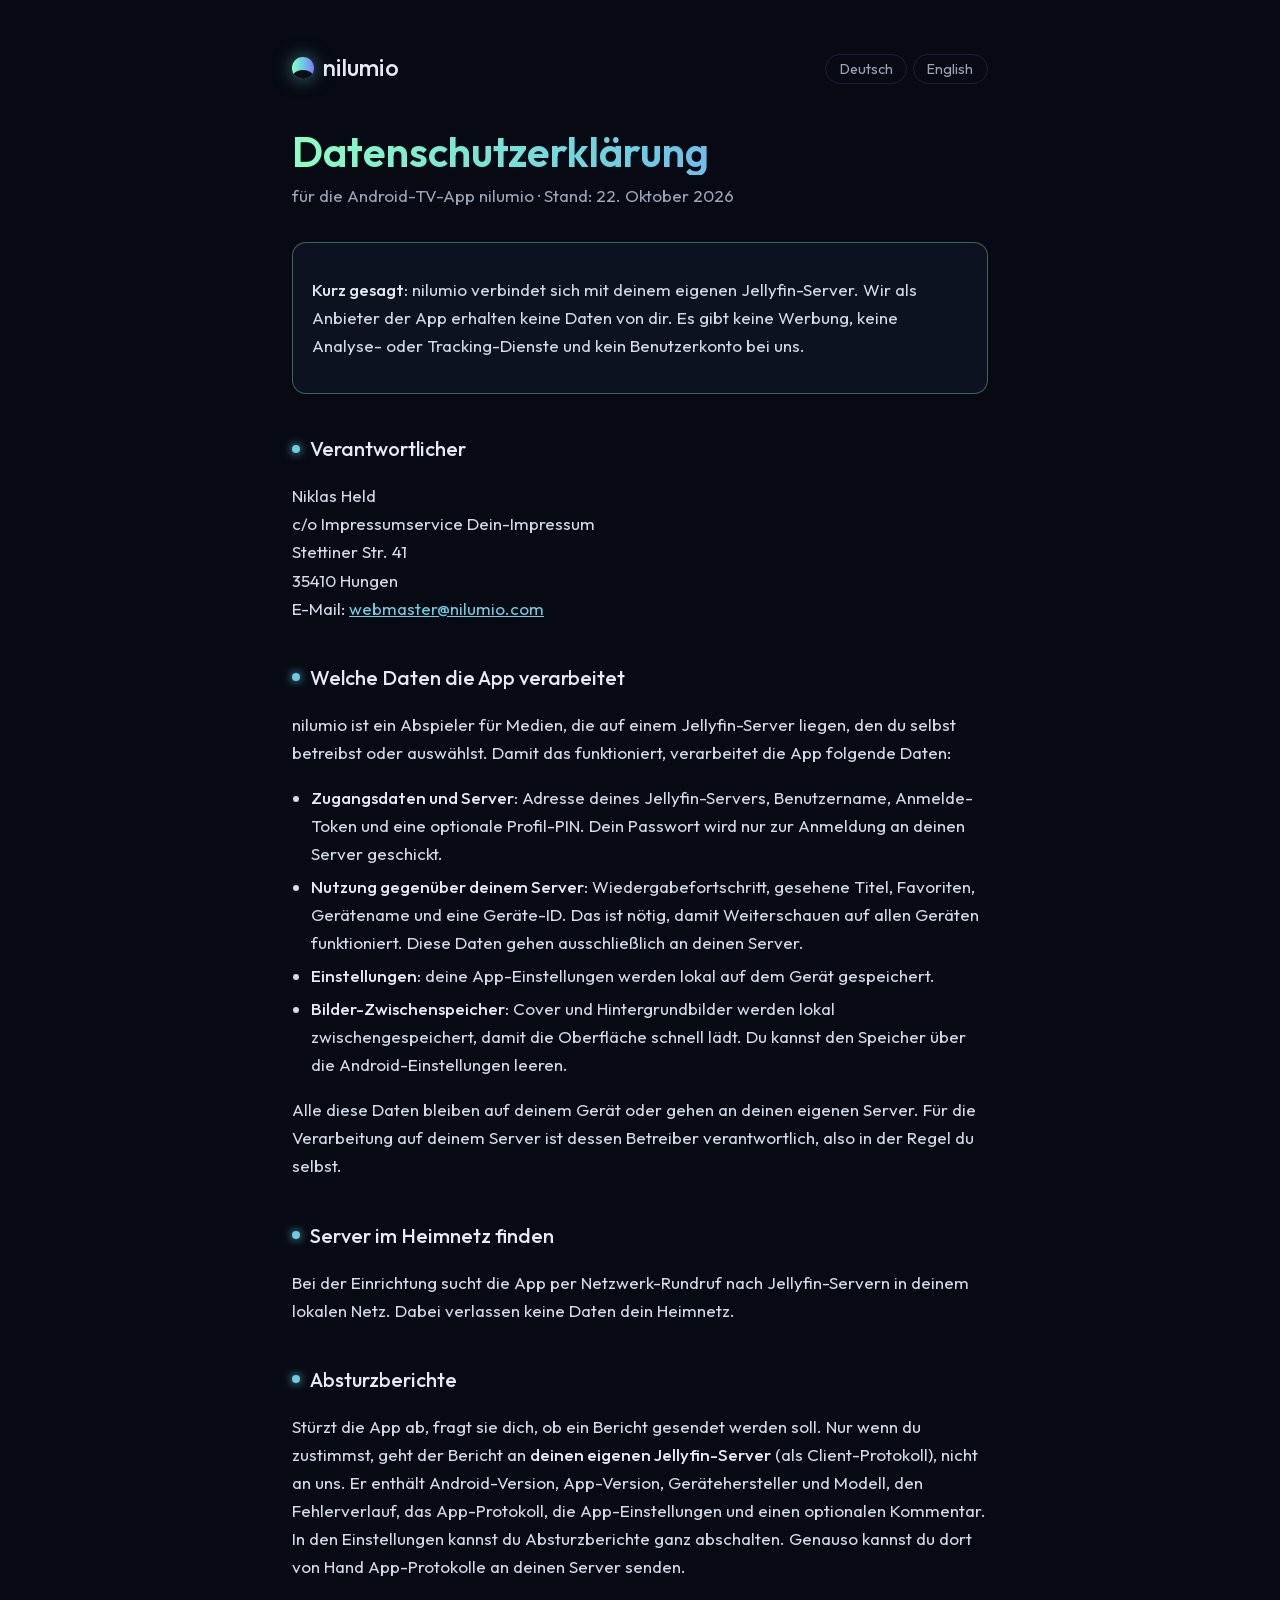
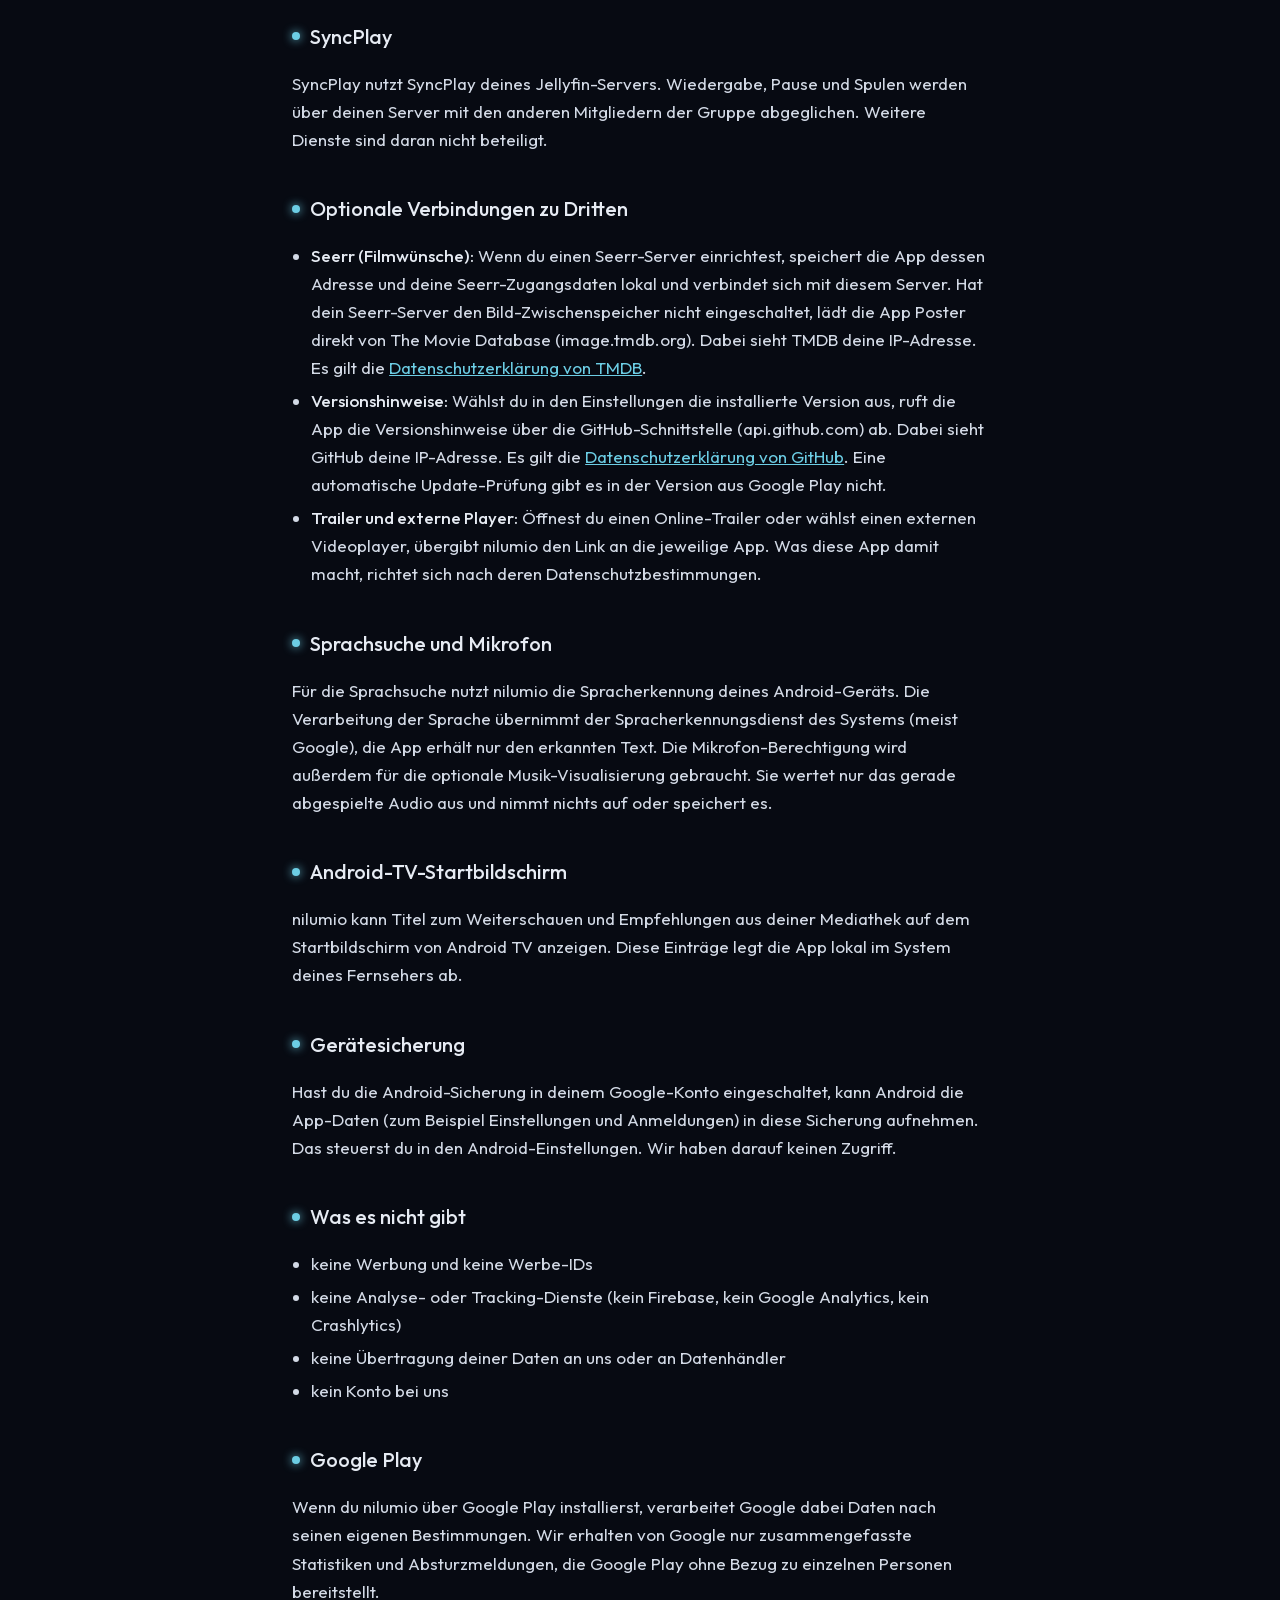
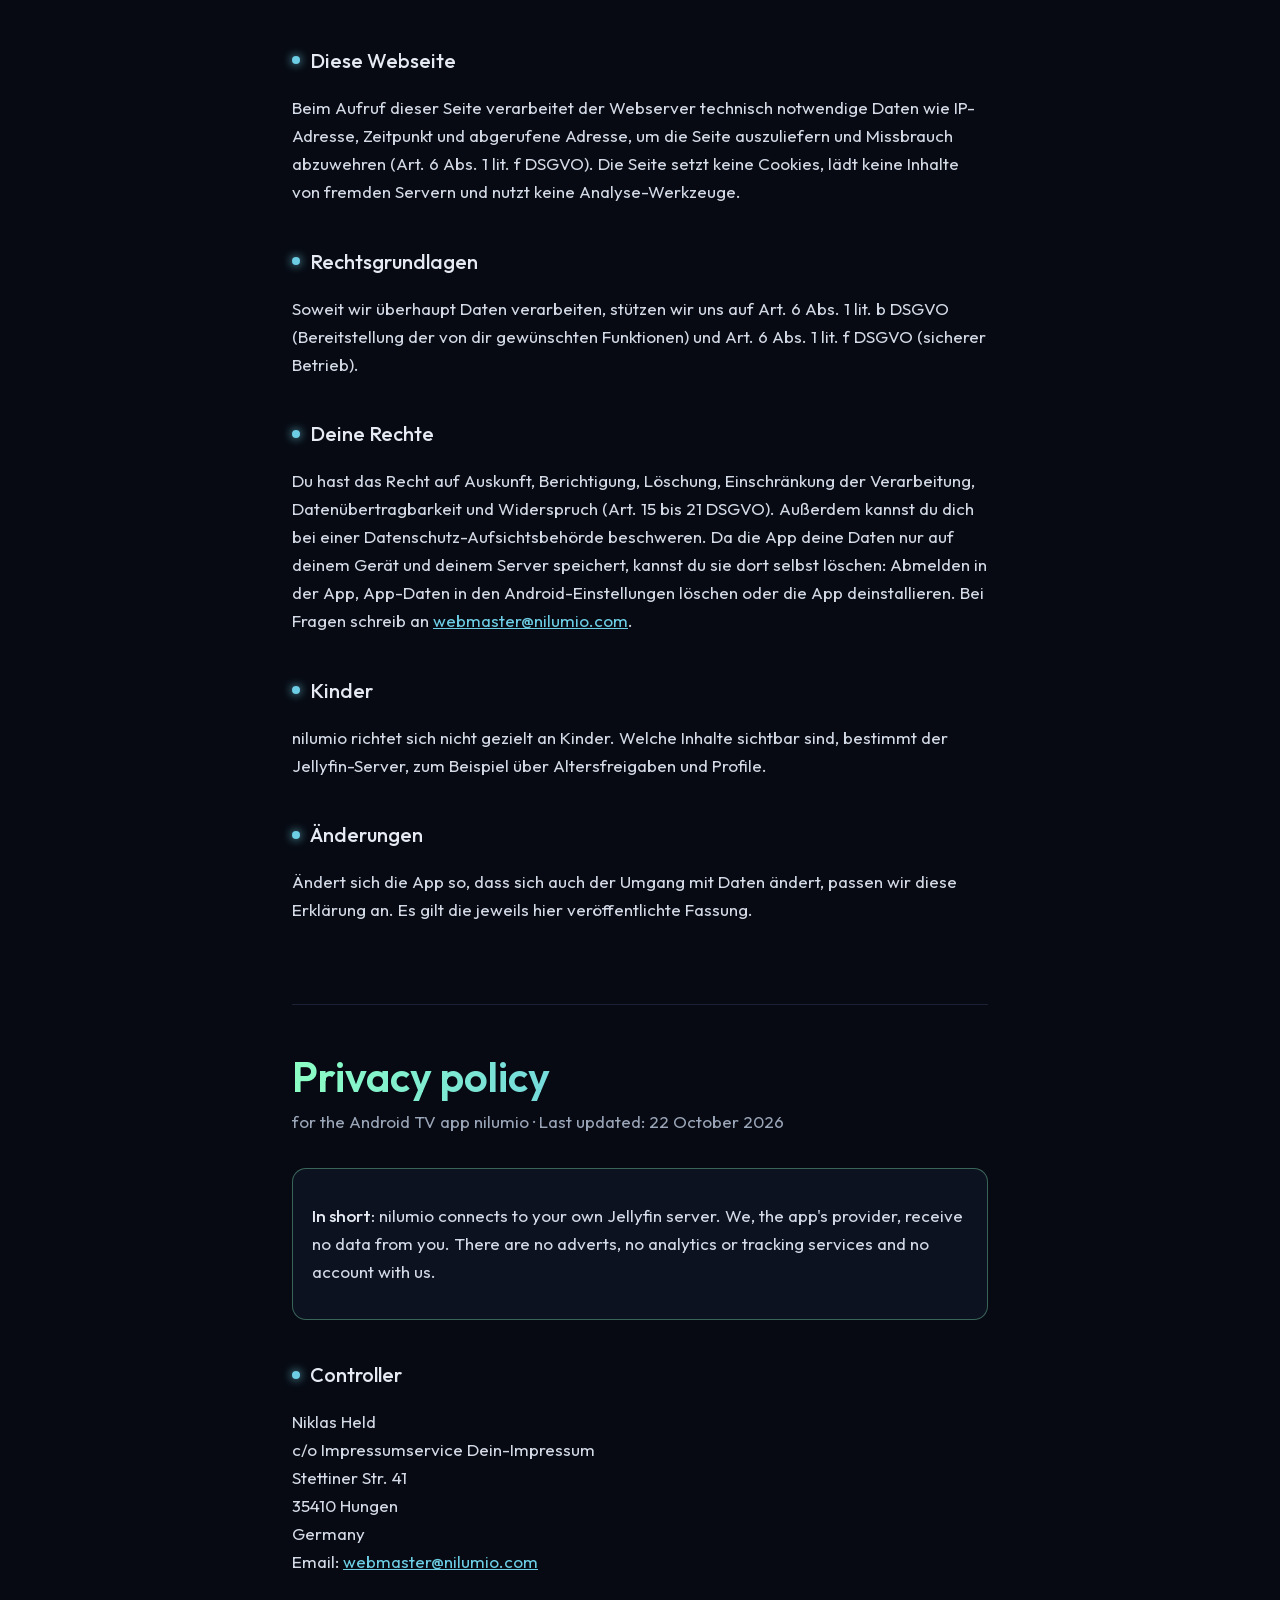
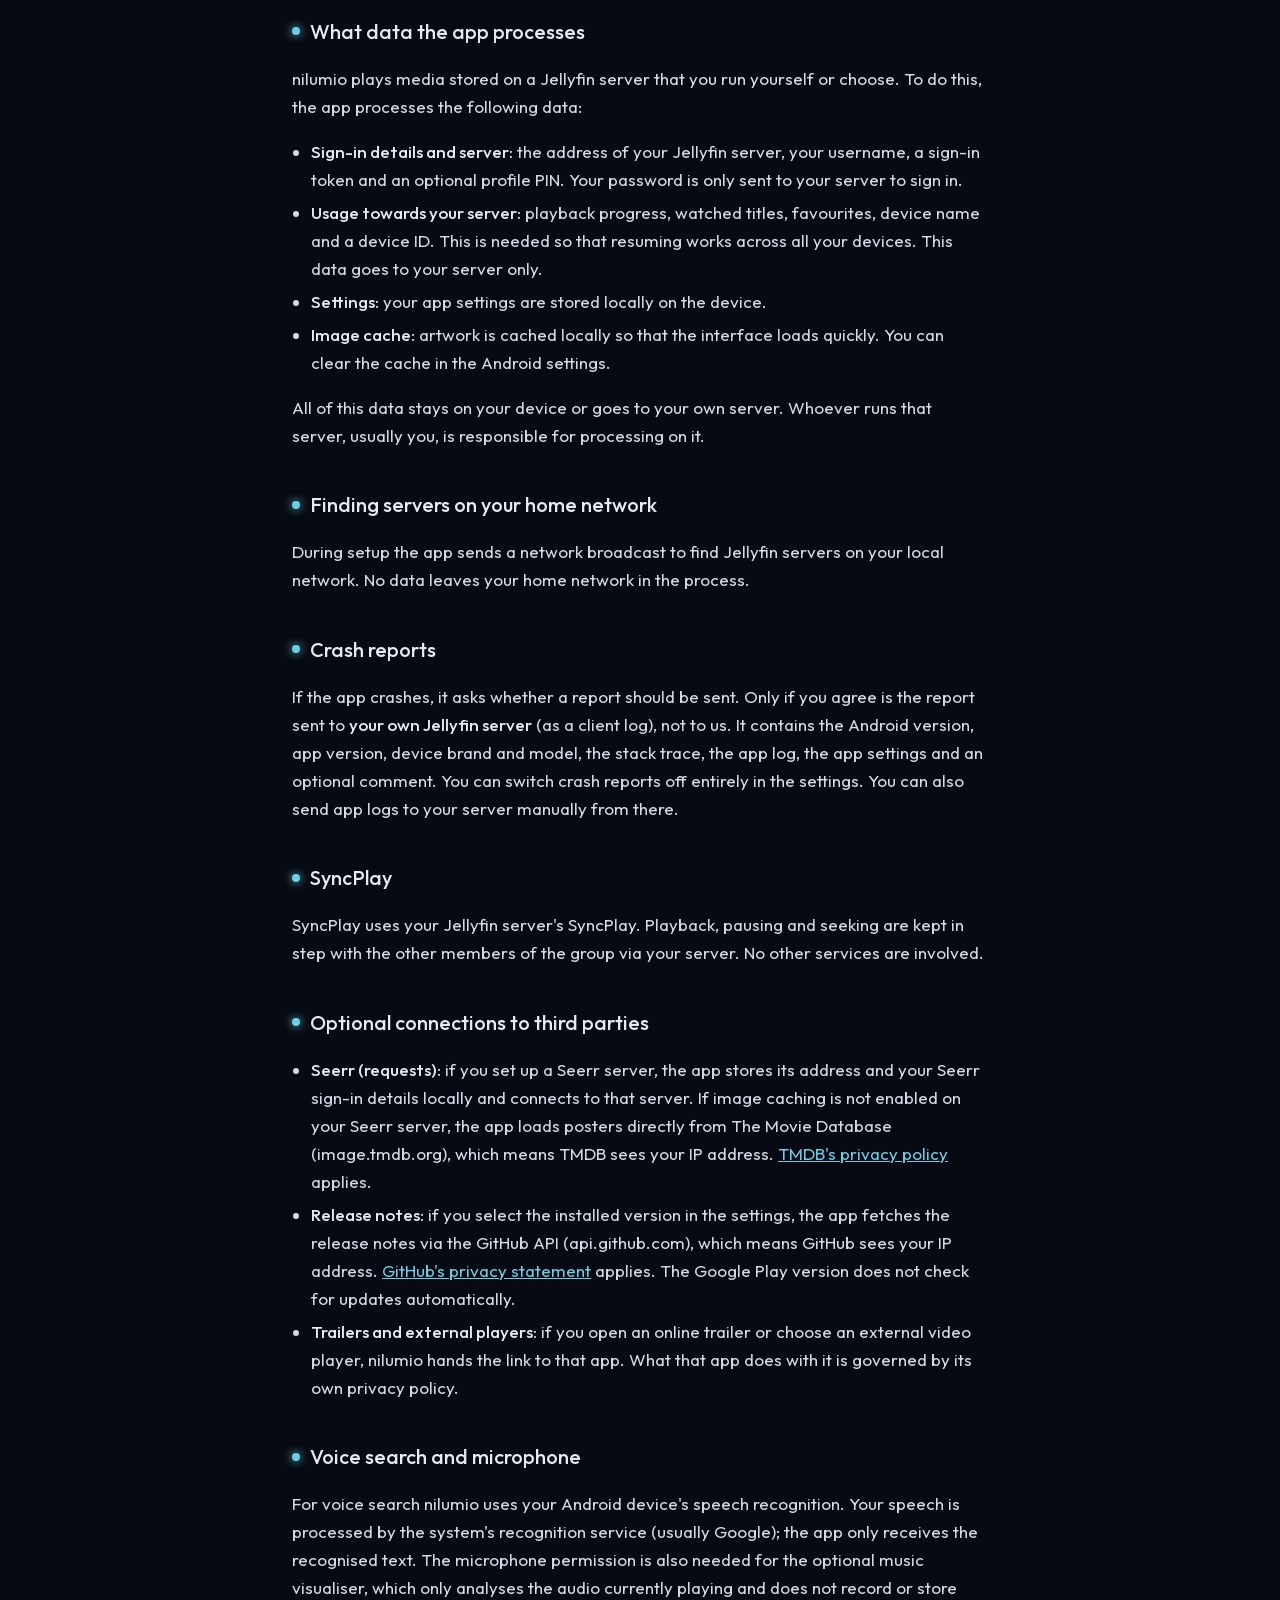
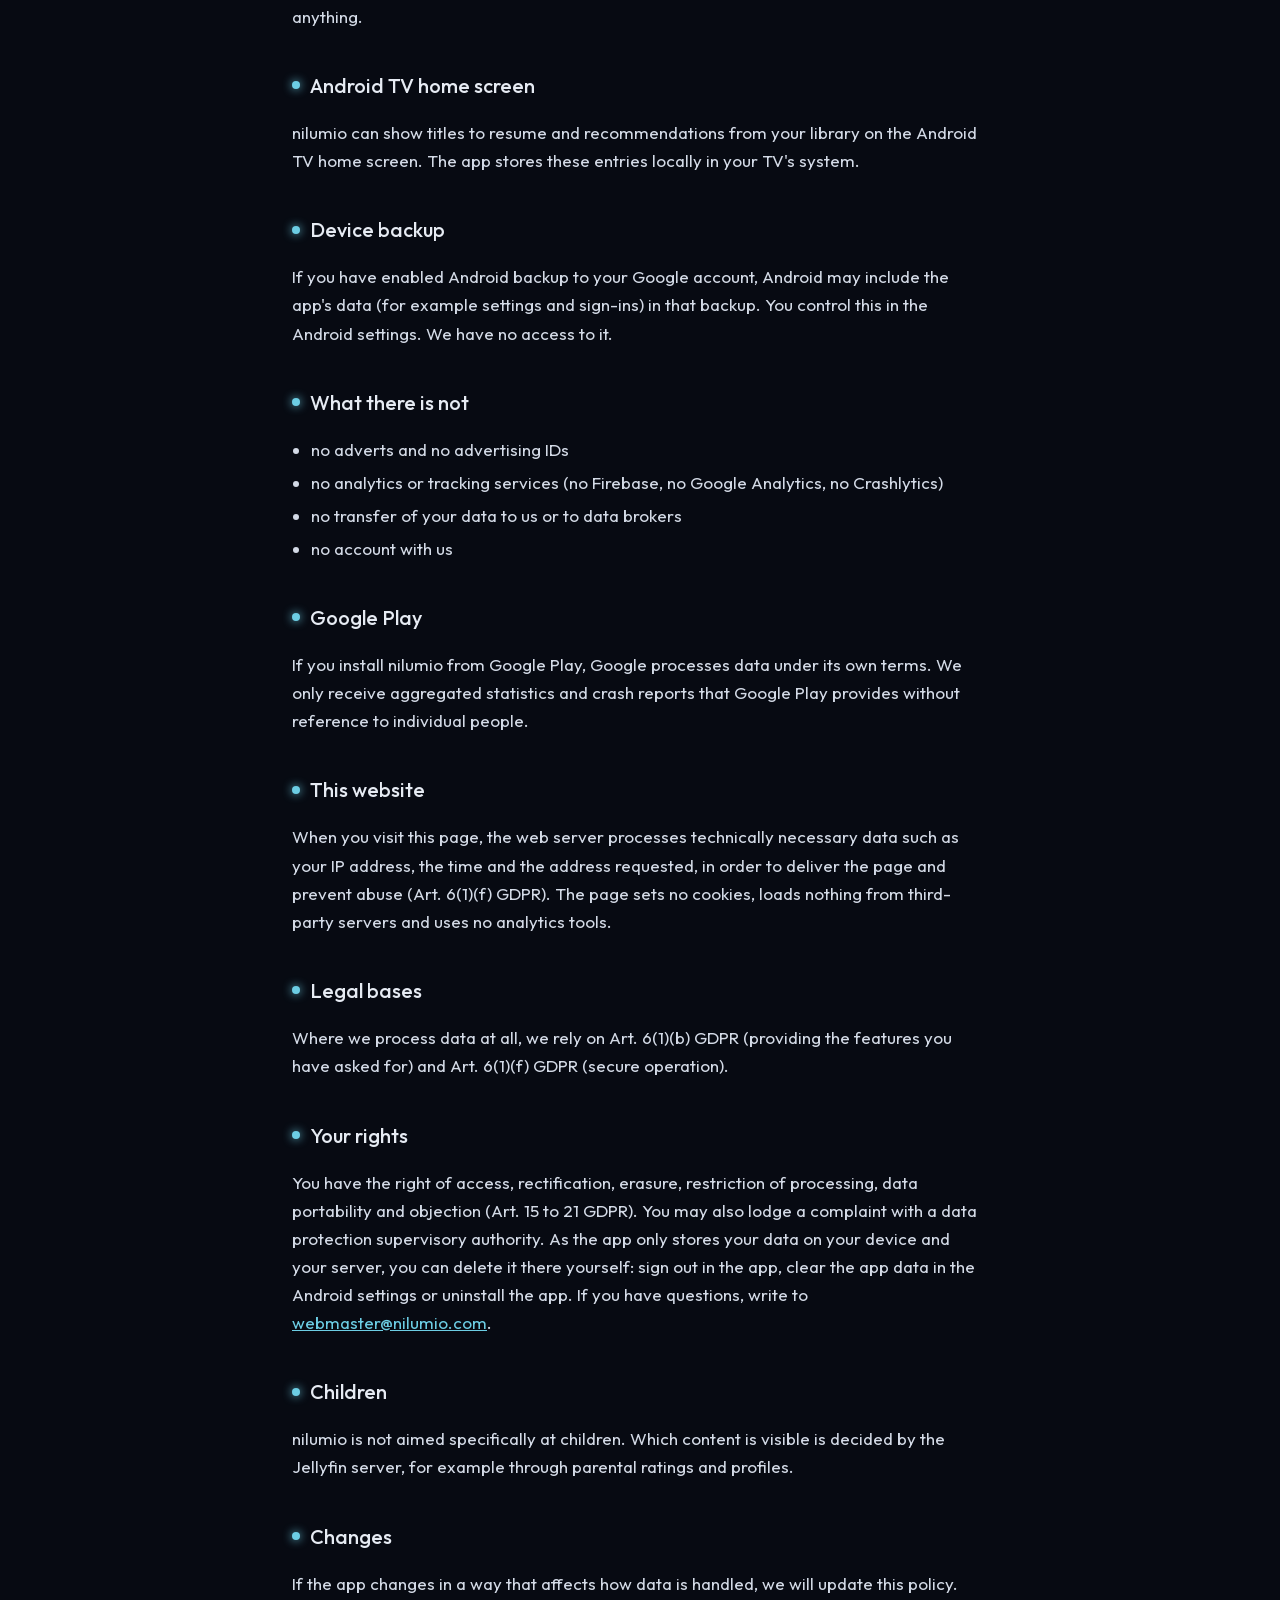
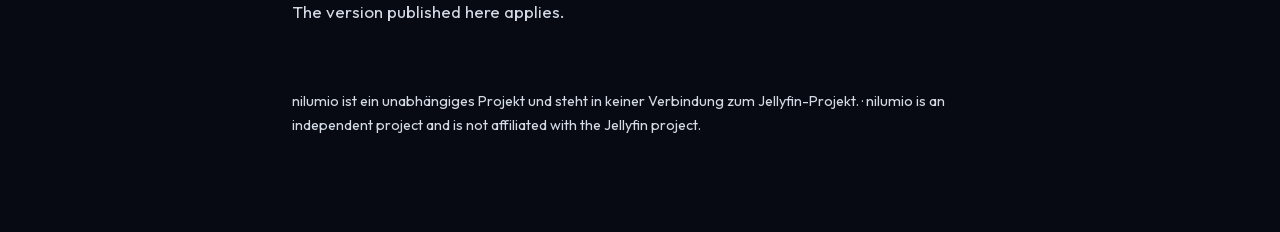
<file: store/website/datenschutz/index.html>
<!doctype html>
<html lang="de">
<head>
<meta charset="utf-8">
<meta name="viewport" content="width=device-width, initial-scale=1">
<title>Datenschutz · Privacy · nilumio</title>
<meta name="description" content="Datenschutzerklärung der Android-TV-App nilumio. Privacy policy of the Android TV app nilumio.">
<meta name="robots" content="index, follow">
<meta name="color-scheme" content="dark">
<style>
@font-face{font-family:'Outfit';font-style:normal;font-weight:300 700;font-display:swap;src:url([data-uri]) format('woff2')}
:root{--bg:#070A12;--panel:#0d1220;--line:#1b2236;--text:#e6ebf3;--muted:#9aa5b8;--mint:#8CFFC4;--cyan:#6CCDE4;--violet:#8079FF}
*{box-sizing:border-box}
html{background:var(--bg)}
body{margin:0;background:var(--bg);color:var(--text);font:400 17px/1.65 'Outfit',system-ui,-apple-system,'Segoe UI',Roboto,sans-serif;-webkit-font-smoothing:antialiased}
body::before{content:"";position:fixed;inset:-20vh -10vw auto;height:70vh;z-index:-1;pointer-events:none;
 background:radial-gradient(40% 60% at 25% 30%,rgba(140,255,196,.13),transparent 70%),radial-gradient(35% 55% at 60% 20%,rgba(108,205,228,.12),transparent 70%),radial-gradient(40% 60% at 85% 35%,rgba(128,121,255,.14),transparent 70%);filter:blur(30px)}
.wrap{max-width:46rem;margin:0 auto;padding:3rem 1.25rem 5rem}
header{display:flex;align-items:center;justify-content:space-between;gap:1rem;flex-wrap:wrap;margin-bottom:2.5rem}
.brand{display:flex;align-items:center;gap:.6rem;color:var(--text);text-decoration:none;font-weight:500;font-size:1.5rem;letter-spacing:.01em}
.dot{width:1.35rem;height:1.35rem;border-radius:50%;background:linear-gradient(90deg,var(--mint),var(--cyan),var(--violet));box-shadow:0 0 18px rgba(108,205,228,.55);position:relative;overflow:hidden}
.dot::after{content:"";position:absolute;left:-10%;right:-10%;top:58%;height:120%;border-radius:50%;background:#0b0f16}
nav.lang a{color:var(--muted);text-decoration:none;border:1px solid var(--line);border-radius:999px;padding:.3rem .85rem;font-size:.9rem;margin-left:.35rem}
nav.lang a:hover,nav.lang a:focus-visible{color:var(--text);border-color:var(--cyan);outline:none}
h1{font-weight:600;font-size:clamp(1.9rem,5vw,2.6rem);line-height:1.15;margin:0 0 .4rem;background:linear-gradient(90deg,var(--mint),var(--cyan) 50%,var(--violet));-webkit-background-clip:text;background-clip:text;color:transparent}
.stand{color:var(--muted);margin:0 0 2rem}
h2{font-weight:500;font-size:1.25rem;margin:2.4rem 0 .6rem;color:var(--text)}
h2::before{content:"";display:inline-block;width:.5rem;height:.5rem;border-radius:50%;background:var(--cyan);margin-right:.6rem;vertical-align:.18em;box-shadow:0 0 10px var(--cyan)}
p,li{color:#d3dae6}
ul{padding-left:1.2rem}
li{margin:.3rem 0}
a{color:var(--cyan)}
strong{color:var(--text);font-weight:500}
.box{background:var(--panel);border:1px solid var(--line);border-radius:14px;padding:1rem 1.2rem;margin:1rem 0}
.box.key{border-color:rgba(140,255,196,.35)}
.placeholder{background:rgba(255,196,0,.12);border:1px dashed #ffc400;color:#ffd75e;border-radius:6px;padding:.1rem .4rem}
section.lang + section.lang{margin-top:5rem;padding-top:3rem;border-top:1px solid var(--line)}
footer{margin-top:4rem;color:var(--muted);font-size:.9rem}
</style>
</head>
<body>
<div class="wrap">
<header>
  <a class="brand" href="#de" aria-label="nilumio"><span class="dot" aria-hidden="true"></span>nilumio</a>
  <nav class="lang" aria-label="Sprache / Language"><a href="#de" hreflang="de">Deutsch</a><a href="#en" hreflang="en">English</a></nav>
</header>

<main>
<section class="lang" id="de" lang="de">
<h1>Datenschutzerklärung</h1>
<p class="stand">für die Android-TV-App nilumio · Stand: 22. Oktober 2026</p>

<div class="box key">
<p><strong>Kurz gesagt:</strong> nilumio verbindet sich mit deinem eigenen Jellyfin-Server. Wir als Anbieter der App erhalten keine Daten von dir. Es gibt keine Werbung, keine Analyse- oder Tracking-Dienste und kein Benutzerkonto bei uns.</p>
</div>

<h2>Verantwortlicher</h2>
<p>Niklas Held<br>
c/o Impressumservice Dein-Impressum<br>
Stettiner Str. 41<br>
35410 Hungen<br>
E-Mail: <a href="mailto:webmaster@nilumio.com">webmaster@nilumio.com</a></p>

<h2>Welche Daten die App verarbeitet</h2>
<p>nilumio ist ein Abspieler für Medien, die auf einem Jellyfin-Server liegen, den du selbst betreibst oder auswählst. Damit das funktioniert, verarbeitet die App folgende Daten:</p>
<ul>
<li><strong>Zugangsdaten und Server:</strong> Adresse deines Jellyfin-Servers, Benutzername, Anmelde-Token und eine optionale Profil-PIN. Dein Passwort wird nur zur Anmeldung an deinen Server geschickt.</li>
<li><strong>Nutzung gegenüber deinem Server:</strong> Wiedergabefortschritt, gesehene Titel, Favoriten, Gerätename und eine Geräte-ID. Das ist nötig, damit Weiterschauen auf allen Geräten funktioniert. Diese Daten gehen ausschließlich an deinen Server.</li>
<li><strong>Einstellungen:</strong> deine App-Einstellungen werden lokal auf dem Gerät gespeichert.</li>
<li><strong>Bilder-Zwischenspeicher:</strong> Cover und Hintergrundbilder werden lokal zwischengespeichert, damit die Oberfläche schnell lädt. Du kannst den Speicher über die Android-Einstellungen leeren.</li>
</ul>
<p>Alle diese Daten bleiben auf deinem Gerät oder gehen an deinen eigenen Server. Für die Verarbeitung auf deinem Server ist dessen Betreiber verantwortlich, also in der Regel du selbst.</p>

<h2>Server im Heimnetz finden</h2>
<p>Bei der Einrichtung sucht die App per Netzwerk-Rundruf nach Jellyfin-Servern in deinem lokalen Netz. Dabei verlassen keine Daten dein Heimnetz.</p>

<h2>Absturzberichte</h2>
<p>Stürzt die App ab, fragt sie dich, ob ein Bericht gesendet werden soll. Nur wenn du zustimmst, geht der Bericht an <strong>deinen eigenen Jellyfin-Server</strong> (als Client-Protokoll), nicht an uns. Er enthält Android-Version, App-Version, Gerätehersteller und Modell, den Fehlerverlauf, das App-Protokoll, die App-Einstellungen und einen optionalen Kommentar. In den Einstellungen kannst du Absturzberichte ganz abschalten. Genauso kannst du dort von Hand App-Protokolle an deinen Server senden.</p>

<h2>SyncPlay</h2>
<p>SyncPlay nutzt SyncPlay deines Jellyfin-Servers. Wiedergabe, Pause und Spulen werden über deinen Server mit den anderen Mitgliedern der Gruppe abgeglichen. Weitere Dienste sind daran nicht beteiligt.</p>

<h2>Optionale Verbindungen zu Dritten</h2>
<ul>
<li><strong>Seerr (Filmwünsche):</strong> Wenn du einen Seerr-Server einrichtest, speichert die App dessen Adresse und deine Seerr-Zugangsdaten lokal und verbindet sich mit diesem Server. Hat dein Seerr-Server den Bild-Zwischenspeicher nicht eingeschaltet, lädt die App Poster direkt von The Movie Database (image.tmdb.org). Dabei sieht TMDB deine IP-Adresse. Es gilt die <a href="https://www.themoviedb.org/privacy-policy" rel="noopener">Datenschutzerklärung von TMDB</a>.</li>
<li><strong>Versionshinweise:</strong> Wählst du in den Einstellungen die installierte Version aus, ruft die App die Versionshinweise über die GitHub-Schnittstelle (api.github.com) ab. Dabei sieht GitHub deine IP-Adresse. Es gilt die <a href="https://docs.github.com/de/site-policy/privacy-policies/github-general-privacy-statement" rel="noopener">Datenschutzerklärung von GitHub</a>. Eine automatische Update-Prüfung gibt es in der Version aus Google Play nicht.</li>
<li><strong>Trailer und externe Player:</strong> Öffnest du einen Online-Trailer oder wählst einen externen Videoplayer, übergibt nilumio den Link an die jeweilige App. Was diese App damit macht, richtet sich nach deren Datenschutzbestimmungen.</li>
</ul>

<h2>Sprachsuche und Mikrofon</h2>
<p>Für die Sprachsuche nutzt nilumio die Spracherkennung deines Android-Geräts. Die Verarbeitung der Sprache übernimmt der Spracherkennungsdienst des Systems (meist Google), die App erhält nur den erkannten Text. Die Mikrofon-Berechtigung wird außerdem für die optionale Musik-Visualisierung gebraucht. Sie wertet nur das gerade abgespielte Audio aus und nimmt nichts auf oder speichert es.</p>

<h2>Android-TV-Startbildschirm</h2>
<p>nilumio kann Titel zum Weiterschauen und Empfehlungen aus deiner Mediathek auf dem Startbildschirm von Android TV anzeigen. Diese Einträge legt die App lokal im System deines Fernsehers ab.</p>

<h2>Gerätesicherung</h2>
<p>Hast du die Android-Sicherung in deinem Google-Konto eingeschaltet, kann Android die App-Daten (zum Beispiel Einstellungen und Anmeldungen) in diese Sicherung aufnehmen. Das steuerst du in den Android-Einstellungen. Wir haben darauf keinen Zugriff.</p>

<h2>Was es nicht gibt</h2>
<ul>
<li>keine Werbung und keine Werbe-IDs</li>
<li>keine Analyse- oder Tracking-Dienste (kein Firebase, kein Google Analytics, kein Crashlytics)</li>
<li>keine Übertragung deiner Daten an uns oder an Datenhändler</li>
<li>kein Konto bei uns</li>
</ul>

<h2>Google Play</h2>
<p>Wenn du nilumio über Google Play installierst, verarbeitet Google dabei Daten nach seinen eigenen Bestimmungen. Wir erhalten von Google nur zusammengefasste Statistiken und Absturzmeldungen, die Google Play ohne Bezug zu einzelnen Personen bereitstellt.</p>

<h2>Diese Webseite</h2>
<p>Beim Aufruf dieser Seite verarbeitet der Webserver technisch notwendige Daten wie IP-Adresse, Zeitpunkt und abgerufene Adresse, um die Seite auszuliefern und Missbrauch abzuwehren (Art. 6 Abs. 1 lit. f DSGVO). Die Seite setzt keine Cookies, lädt keine Inhalte von fremden Servern und nutzt keine Analyse-Werkzeuge.</p>

<h2>Rechtsgrundlagen</h2>
<p>Soweit wir überhaupt Daten verarbeiten, stützen wir uns auf Art. 6 Abs. 1 lit. b DSGVO (Bereitstellung der von dir gewünschten Funktionen) und Art. 6 Abs. 1 lit. f DSGVO (sicherer Betrieb).</p>

<h2>Deine Rechte</h2>
<p>Du hast das Recht auf Auskunft, Berichtigung, Löschung, Einschränkung der Verarbeitung, Datenübertragbarkeit und Widerspruch (Art. 15 bis 21 DSGVO). Außerdem kannst du dich bei einer Datenschutz-Aufsichtsbehörde beschweren. Da die App deine Daten nur auf deinem Gerät und deinem Server speichert, kannst du sie dort selbst löschen: Abmelden in der App, App-Daten in den Android-Einstellungen löschen oder die App deinstallieren. Bei Fragen schreib an <a href="mailto:webmaster@nilumio.com">webmaster@nilumio.com</a>.</p>

<h2>Kinder</h2>
<p>nilumio richtet sich nicht gezielt an Kinder. Welche Inhalte sichtbar sind, bestimmt der Jellyfin-Server, zum Beispiel über Altersfreigaben und Profile.</p>

<h2>Änderungen</h2>
<p>Ändert sich die App so, dass sich auch der Umgang mit Daten ändert, passen wir diese Erklärung an. Es gilt die jeweils hier veröffentlichte Fassung.</p>
</section>

<section class="lang" id="en" lang="en-GB">
<h1>Privacy policy</h1>
<p class="stand">for the Android TV app nilumio · Last updated: 22 October 2026</p>

<div class="box key">
<p><strong>In short:</strong> nilumio connects to your own Jellyfin server. We, the app's provider, receive no data from you. There are no adverts, no analytics or tracking services and no account with us.</p>
</div>

<h2>Controller</h2>
<p>Niklas Held<br>
c/o Impressumservice Dein-Impressum<br>
Stettiner Str. 41<br>
35410 Hungen<br>
Germany<br>
Email: <a href="mailto:webmaster@nilumio.com">webmaster@nilumio.com</a></p>

<h2>What data the app processes</h2>
<p>nilumio plays media stored on a Jellyfin server that you run yourself or choose. To do this, the app processes the following data:</p>
<ul>
<li><strong>Sign-in details and server:</strong> the address of your Jellyfin server, your username, a sign-in token and an optional profile PIN. Your password is only sent to your server to sign in.</li>
<li><strong>Usage towards your server:</strong> playback progress, watched titles, favourites, device name and a device ID. This is needed so that resuming works across all your devices. This data goes to your server only.</li>
<li><strong>Settings:</strong> your app settings are stored locally on the device.</li>
<li><strong>Image cache:</strong> artwork is cached locally so that the interface loads quickly. You can clear the cache in the Android settings.</li>
</ul>
<p>All of this data stays on your device or goes to your own server. Whoever runs that server, usually you, is responsible for processing on it.</p>

<h2>Finding servers on your home network</h2>
<p>During setup the app sends a network broadcast to find Jellyfin servers on your local network. No data leaves your home network in the process.</p>

<h2>Crash reports</h2>
<p>If the app crashes, it asks whether a report should be sent. Only if you agree is the report sent to <strong>your own Jellyfin server</strong> (as a client log), not to us. It contains the Android version, app version, device brand and model, the stack trace, the app log, the app settings and an optional comment. You can switch crash reports off entirely in the settings. You can also send app logs to your server manually from there.</p>

<h2>SyncPlay</h2>
<p>SyncPlay uses your Jellyfin server's SyncPlay. Playback, pausing and seeking are kept in step with the other members of the group via your server. No other services are involved.</p>

<h2>Optional connections to third parties</h2>
<ul>
<li><strong>Seerr (requests):</strong> if you set up a Seerr server, the app stores its address and your Seerr sign-in details locally and connects to that server. If image caching is not enabled on your Seerr server, the app loads posters directly from The Movie Database (image.tmdb.org), which means TMDB sees your IP address. <a href="https://www.themoviedb.org/privacy-policy" rel="noopener">TMDB's privacy policy</a> applies.</li>
<li><strong>Release notes:</strong> if you select the installed version in the settings, the app fetches the release notes via the GitHub API (api.github.com), which means GitHub sees your IP address. <a href="https://docs.github.com/en/site-policy/privacy-policies/github-general-privacy-statement" rel="noopener">GitHub's privacy statement</a> applies. The Google Play version does not check for updates automatically.</li>
<li><strong>Trailers and external players:</strong> if you open an online trailer or choose an external video player, nilumio hands the link to that app. What that app does with it is governed by its own privacy policy.</li>
</ul>

<h2>Voice search and microphone</h2>
<p>For voice search nilumio uses your Android device's speech recognition. Your speech is processed by the system's recognition service (usually Google); the app only receives the recognised text. The microphone permission is also needed for the optional music visualiser, which only analyses the audio currently playing and does not record or store anything.</p>

<h2>Android TV home screen</h2>
<p>nilumio can show titles to resume and recommendations from your library on the Android TV home screen. The app stores these entries locally in your TV's system.</p>

<h2>Device backup</h2>
<p>If you have enabled Android backup to your Google account, Android may include the app's data (for example settings and sign-ins) in that backup. You control this in the Android settings. We have no access to it.</p>

<h2>What there is not</h2>
<ul>
<li>no adverts and no advertising IDs</li>
<li>no analytics or tracking services (no Firebase, no Google Analytics, no Crashlytics)</li>
<li>no transfer of your data to us or to data brokers</li>
<li>no account with us</li>
</ul>

<h2>Google Play</h2>
<p>If you install nilumio from Google Play, Google processes data under its own terms. We only receive aggregated statistics and crash reports that Google Play provides without reference to individual people.</p>

<h2>This website</h2>
<p>When you visit this page, the web server processes technically necessary data such as your IP address, the time and the address requested, in order to deliver the page and prevent abuse (Art. 6(1)(f) GDPR). The page sets no cookies, loads nothing from third-party servers and uses no analytics tools.</p>

<h2>Legal bases</h2>
<p>Where we process data at all, we rely on Art. 6(1)(b) GDPR (providing the features you have asked for) and Art. 6(1)(f) GDPR (secure operation).</p>

<h2>Your rights</h2>
<p>You have the right of access, rectification, erasure, restriction of processing, data portability and objection (Art. 15 to 21 GDPR). You may also lodge a complaint with a data protection supervisory authority. As the app only stores your data on your device and your server, you can delete it there yourself: sign out in the app, clear the app data in the Android settings or uninstall the app. If you have questions, write to <a href="mailto:webmaster@nilumio.com">webmaster@nilumio.com</a>.</p>

<h2>Children</h2>
<p>nilumio is not aimed specifically at children. Which content is visible is decided by the Jellyfin server, for example through parental ratings and profiles.</p>

<h2>Changes</h2>
<p>If the app changes in a way that affects how data is handled, we will update this policy. The version published here applies.</p>
</section>
</main>

<footer>
<p>nilumio ist ein unabhängiges Projekt und steht in keiner Verbindung zum Jellyfin-Projekt. · nilumio is an independent project and is not affiliated with the Jellyfin project.</p>
</footer>
</div>
</body>
</html>
</file>
